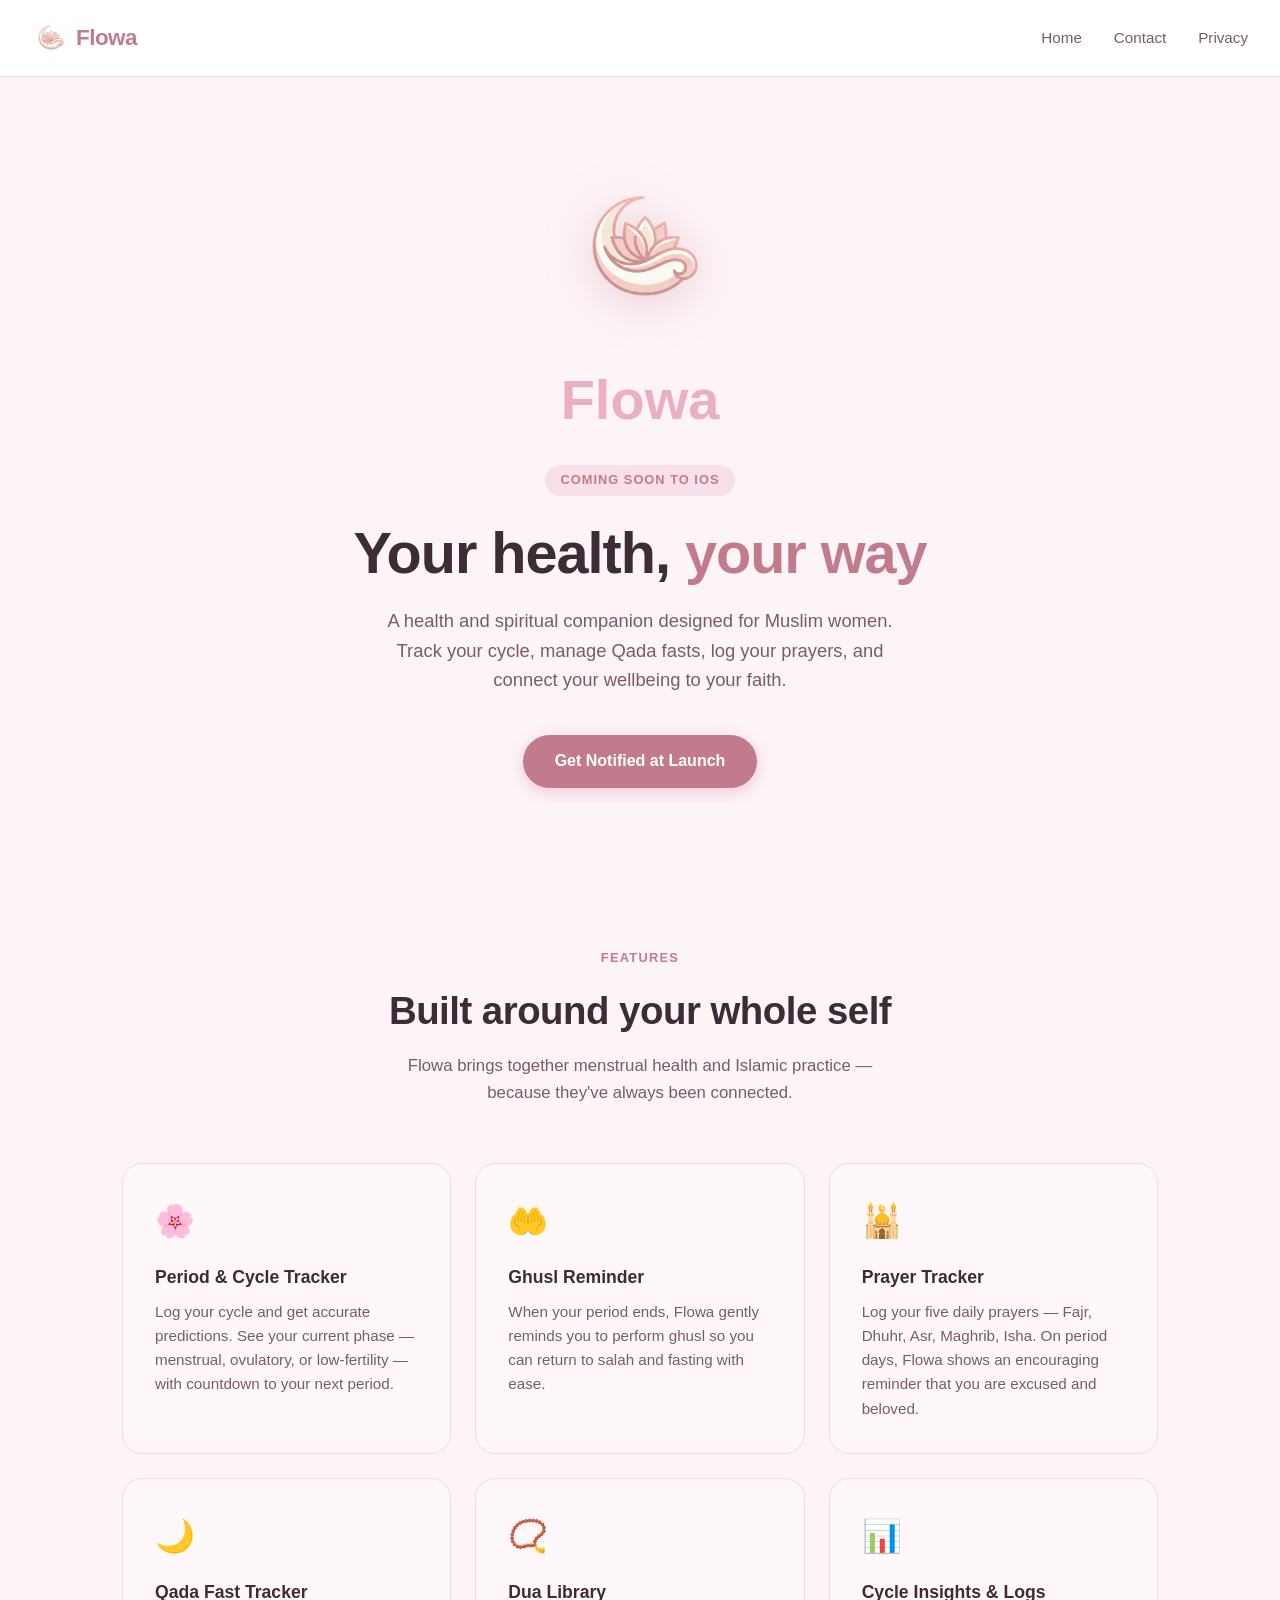
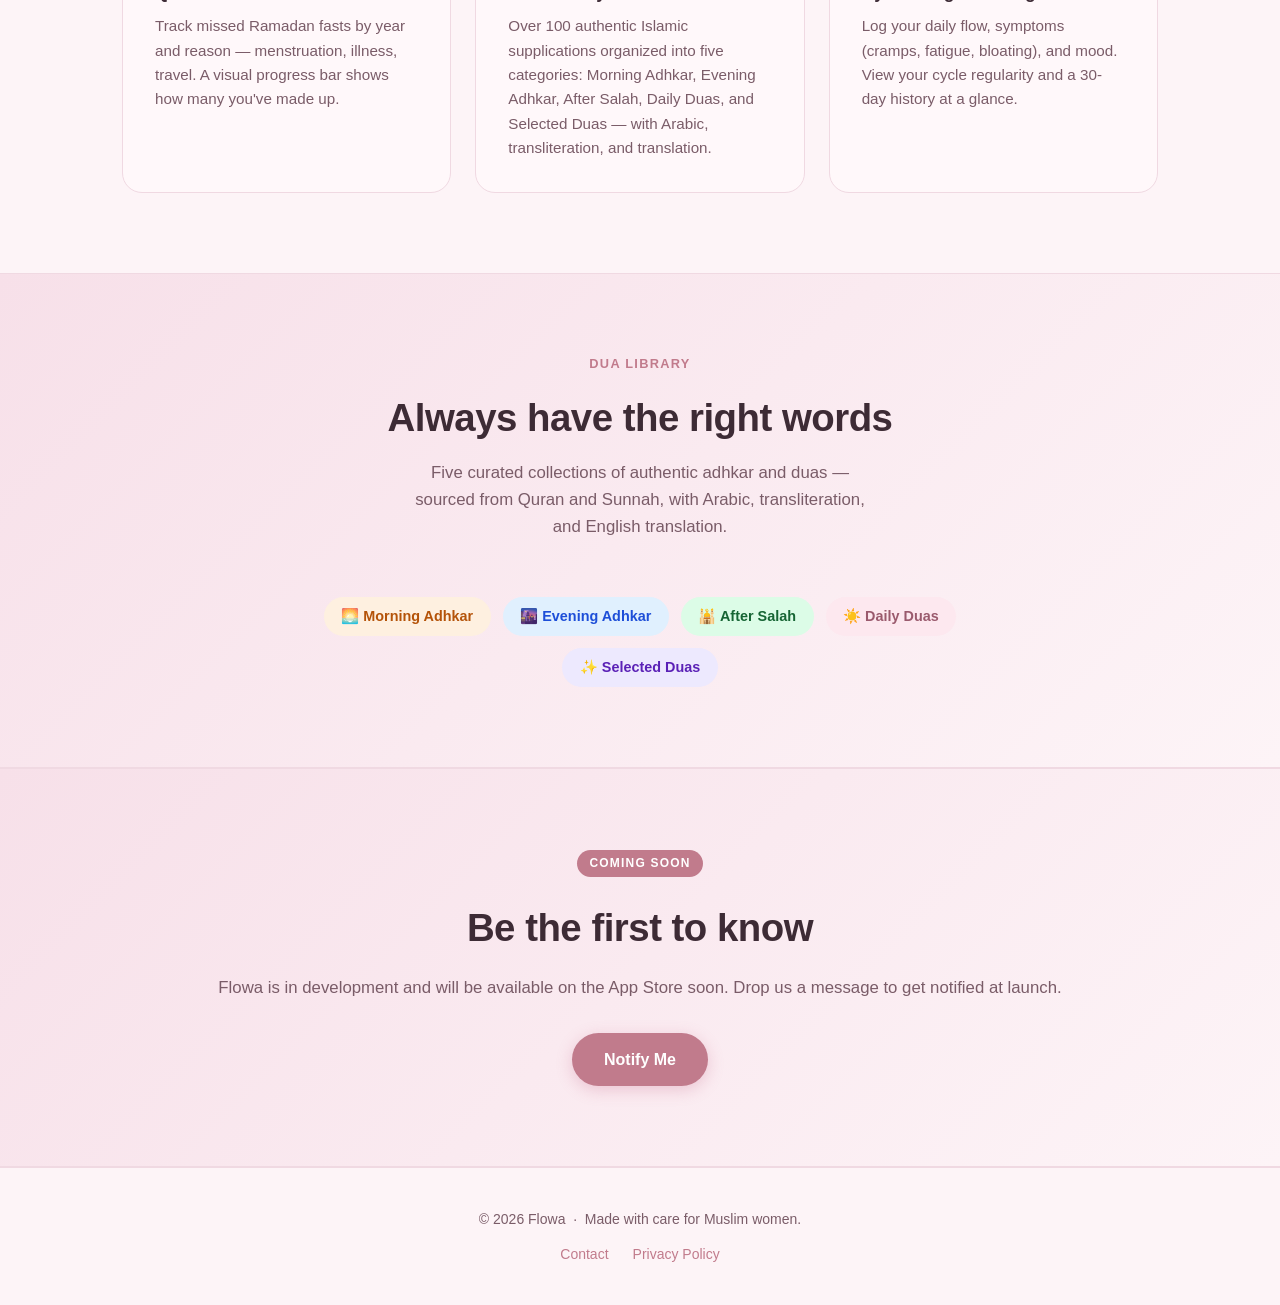
<file: index.html>
<!DOCTYPE html>
<html lang="en">
<head>
  <meta charset="UTF-8" />
  <meta name="viewport" content="width=device-width, initial-scale=1.0" />
  <title>Flowa — Your health, your way</title>
  <meta name="description" content="Flowa is a health and spiritual companion for Muslim women. Track your cycle, manage Qada fasts, log prayers, discover duas, and understand your body — all in one beautiful app." />
  <link rel="apple-touch-icon" sizes="180x180" href="apple-touch-icon.png" />
  <link rel="icon" type="image/png" sizes="32x32" href="favicon-32x32.png" />
  <link rel="icon" type="image/png" sizes="16x16" href="favicon-16x16.png" />
  <link rel="manifest" href="site.webmanifest" />
  <link rel="stylesheet" href="style.css" />
</head>
<body>

  <nav>
    <a class="nav-logo" href="/">
      <img src="logo-transparent.png" alt="Flowa logo" />
      Flowa
    </a>
    <ul class="nav-links">
      <li><a href="/">Home</a></li>
      <li><a href="/contact">Contact</a></li>
      <li><a href="/privacy">Privacy</a></li>
    </ul>
  </nav>

  <main>
    <section class="hero">
      <img class="hero-logo" src="logo-transparent.png" alt="Flowa" />
      <div class="hero-arabic">Flowa</div>
      <span class="hero-badge">Coming Soon to iOS</span>
      <h1>Your health, <span>your way</span></h1>
      <p>A health and spiritual companion designed for Muslim women. Track your cycle, manage Qada fasts, log your prayers, and connect your wellbeing to your faith.</p>
      <a href="/contact" class="btn btn-primary">Get Notified at Launch</a>
    </section>

    <section class="features">
      <p class="section-label">Features</p>
      <h2 class="section-title">Built around your whole self</h2>
      <p class="section-subtitle">Flowa brings together menstrual health and Islamic practice — because they've always been connected.</p>

      <div class="features-grid">
        <div class="feature-card">
          <span class="feature-icon">🌸</span>
          <h3>Period &amp; Cycle Tracker</h3>
          <p>Log your cycle and get accurate predictions. See your current phase — menstrual, ovulatory, or low-fertility — with countdown to your next period.</p>
        </div>
        <div class="feature-card">
          <span class="feature-icon">🤲</span>
          <h3>Ghusl Reminder</h3>
          <p>When your period ends, Flowa gently reminds you to perform ghusl so you can return to salah and fasting with ease.</p>
        </div>
        <div class="feature-card">
          <span class="feature-icon">🕌</span>
          <h3>Prayer Tracker</h3>
          <p>Log your five daily prayers — Fajr, Dhuhr, Asr, Maghrib, Isha. On period days, Flowa shows an encouraging reminder that you are excused and beloved.</p>
        </div>
        <div class="feature-card">
          <span class="feature-icon">🌙</span>
          <h3>Qada Fast Tracker</h3>
          <p>Track missed Ramadan fasts by year and reason — menstruation, illness, travel. A visual progress bar shows how many you've made up.</p>
        </div>
        <div class="feature-card">
          <span class="feature-icon">📿</span>
          <h3>Dua Library</h3>
          <p>Over 100 authentic Islamic supplications organized into five categories: Morning Adhkar, Evening Adhkar, After Salah, Daily Duas, and Selected Duas — with Arabic, transliteration, and translation.</p>
        </div>
        <div class="feature-card">
          <span class="feature-icon">📊</span>
          <h3>Cycle Insights &amp; Logs</h3>
          <p>Log your daily flow, symptoms (cramps, fatigue, bloating), and mood. View your cycle regularity and a 30-day history at a glance.</p>
        </div>
      </div>
    </section>

    <section class="dua-highlight">
      <div class="dua-highlight-inner">
        <p class="section-label">Dua Library</p>
        <h2 class="section-title">Always have the right words</h2>
        <p class="section-subtitle">Five curated collections of authentic adhkar and duas — sourced from Quran and Sunnah, with Arabic, transliteration, and English translation.</p>
        <div class="dua-categories">
          <div class="dua-chip dua-orange">🌅 Morning Adhkar</div>
          <div class="dua-chip dua-blue">🌆 Evening Adhkar</div>
          <div class="dua-chip dua-green">🕌 After Salah</div>
          <div class="dua-chip dua-rose">☀️ Daily Duas</div>
          <div class="dua-chip dua-purple">✨ Selected Duas</div>
        </div>
      </div>
    </section>

    <section class="cta-section">
      <span class="coming-soon-tag">Coming Soon</span>
      <h2>Be the first to know</h2>
      <p>Flowa is in development and will be available on the App Store soon. Drop us a message to get notified at launch.</p>
      <a href="/contact" class="btn btn-primary">Notify Me</a>
    </section>
  </main>

  <footer>
    <p>&copy; 2026 Flowa &nbsp;·&nbsp; Made with care for Muslim women.</p>
    <div class="footer-links">
      <a href="/contact">Contact</a>
      <a href="/privacy">Privacy Policy</a>
    </div>
  </footer>

</body>
</html>
</file>
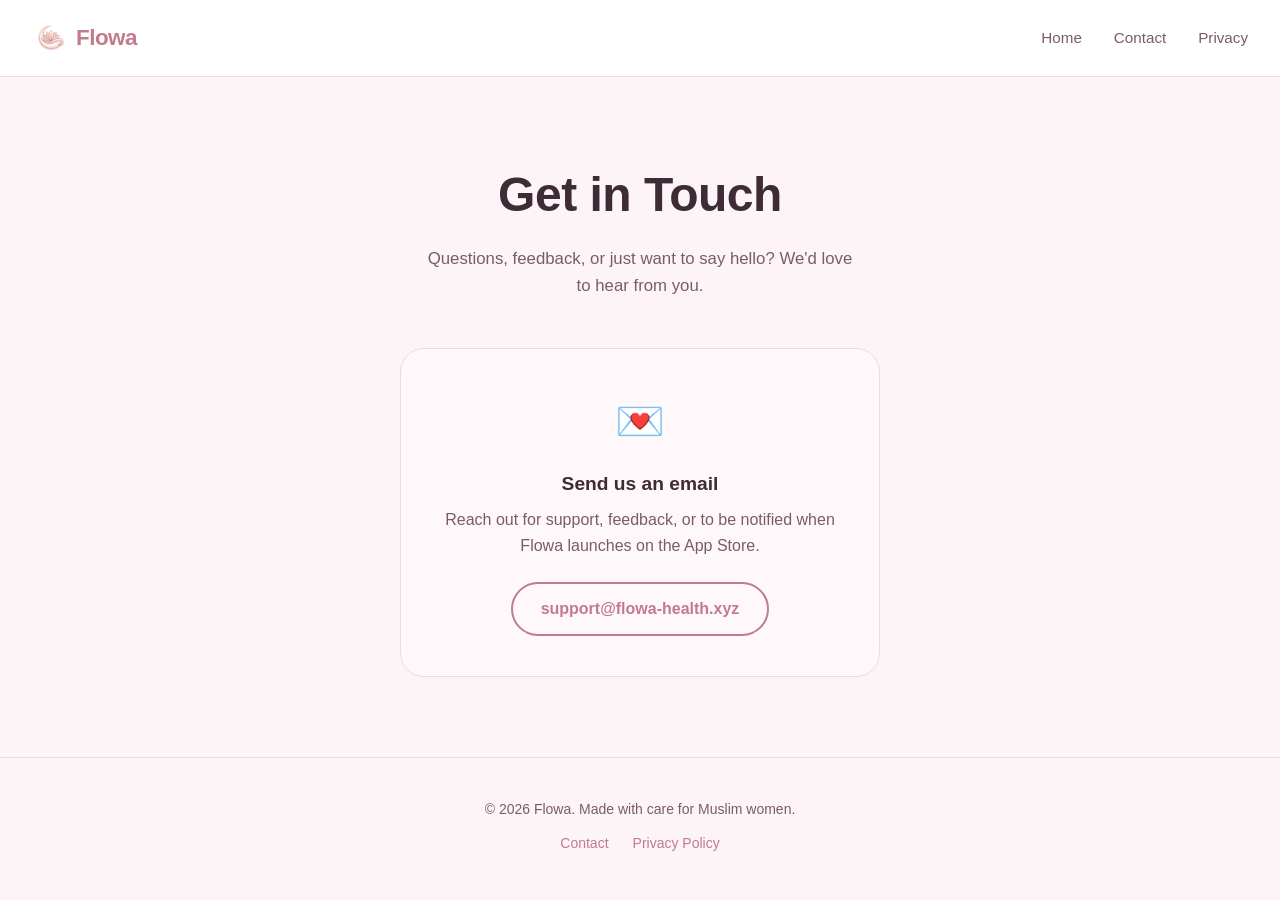
<file: contact.html>
<!DOCTYPE html>
<html lang="en">
<head>
  <meta charset="UTF-8" />
  <meta name="viewport" content="width=device-width, initial-scale=1.0" />
  <title>Contact — Flowa</title>
  <meta name="description" content="Get in touch with the Flowa team." />
  <link rel="apple-touch-icon" sizes="180x180" href="apple-touch-icon.png" />
  <link rel="icon" type="image/png" sizes="32x32" href="favicon-32x32.png" />
  <link rel="icon" type="image/png" sizes="16x16" href="favicon-16x16.png" />
  <link rel="manifest" href="site.webmanifest" />
  <link rel="stylesheet" href="style.css" />
</head>
<body>

  <nav>
    <a class="nav-logo" href="/">
      <img src="logo-transparent.png" alt="Flowa logo" />
      Flowa
    </a>
    <ul class="nav-links">
      <li><a href="/">Home</a></li>
      <li><a href="/contact">Contact</a></li>
      <li><a href="/privacy">Privacy</a></li>
    </ul>
  </nav>

  <main>
    <section class="page-hero">
      <h1>Get in Touch</h1>
      <p>Questions, feedback, or just want to say hello? We'd love to hear from you.</p>
    </section>

    <div class="contact-card">
      <span class="feature-icon">💌</span>
      <h3>Send us an email</h3>
      <p>Reach out for support, feedback, or to be notified when Flowa launches on the App Store.</p>
      <a href="mailto:support@flowa-health.xyz" class="email-link">support@flowa-health.xyz</a>
    </div>
  </main>

  <footer>
    <p>&copy; 2026 Flowa. Made with care for Muslim women.</p>
    <div class="footer-links">
      <a href="/contact">Contact</a>
      <a href="/privacy">Privacy Policy</a>
    </div>
  </footer>

</body>
</html>
</file>
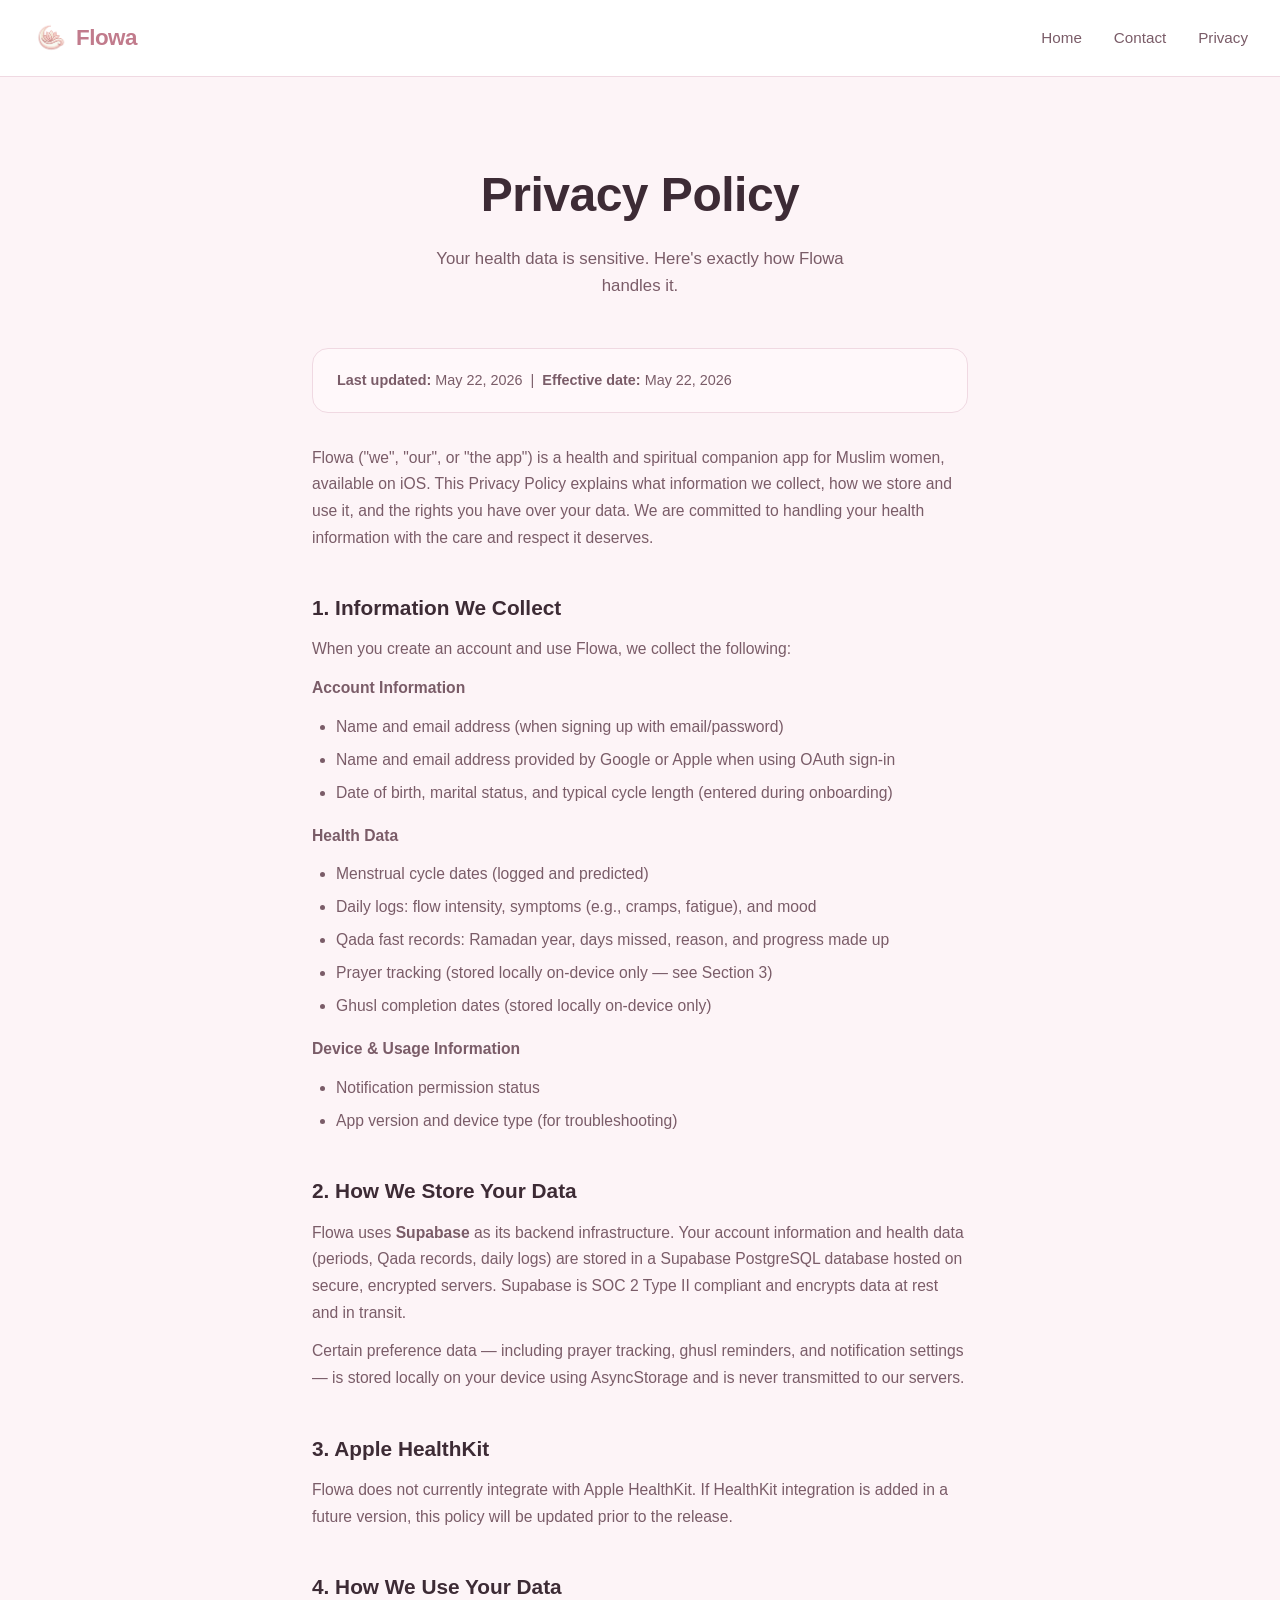
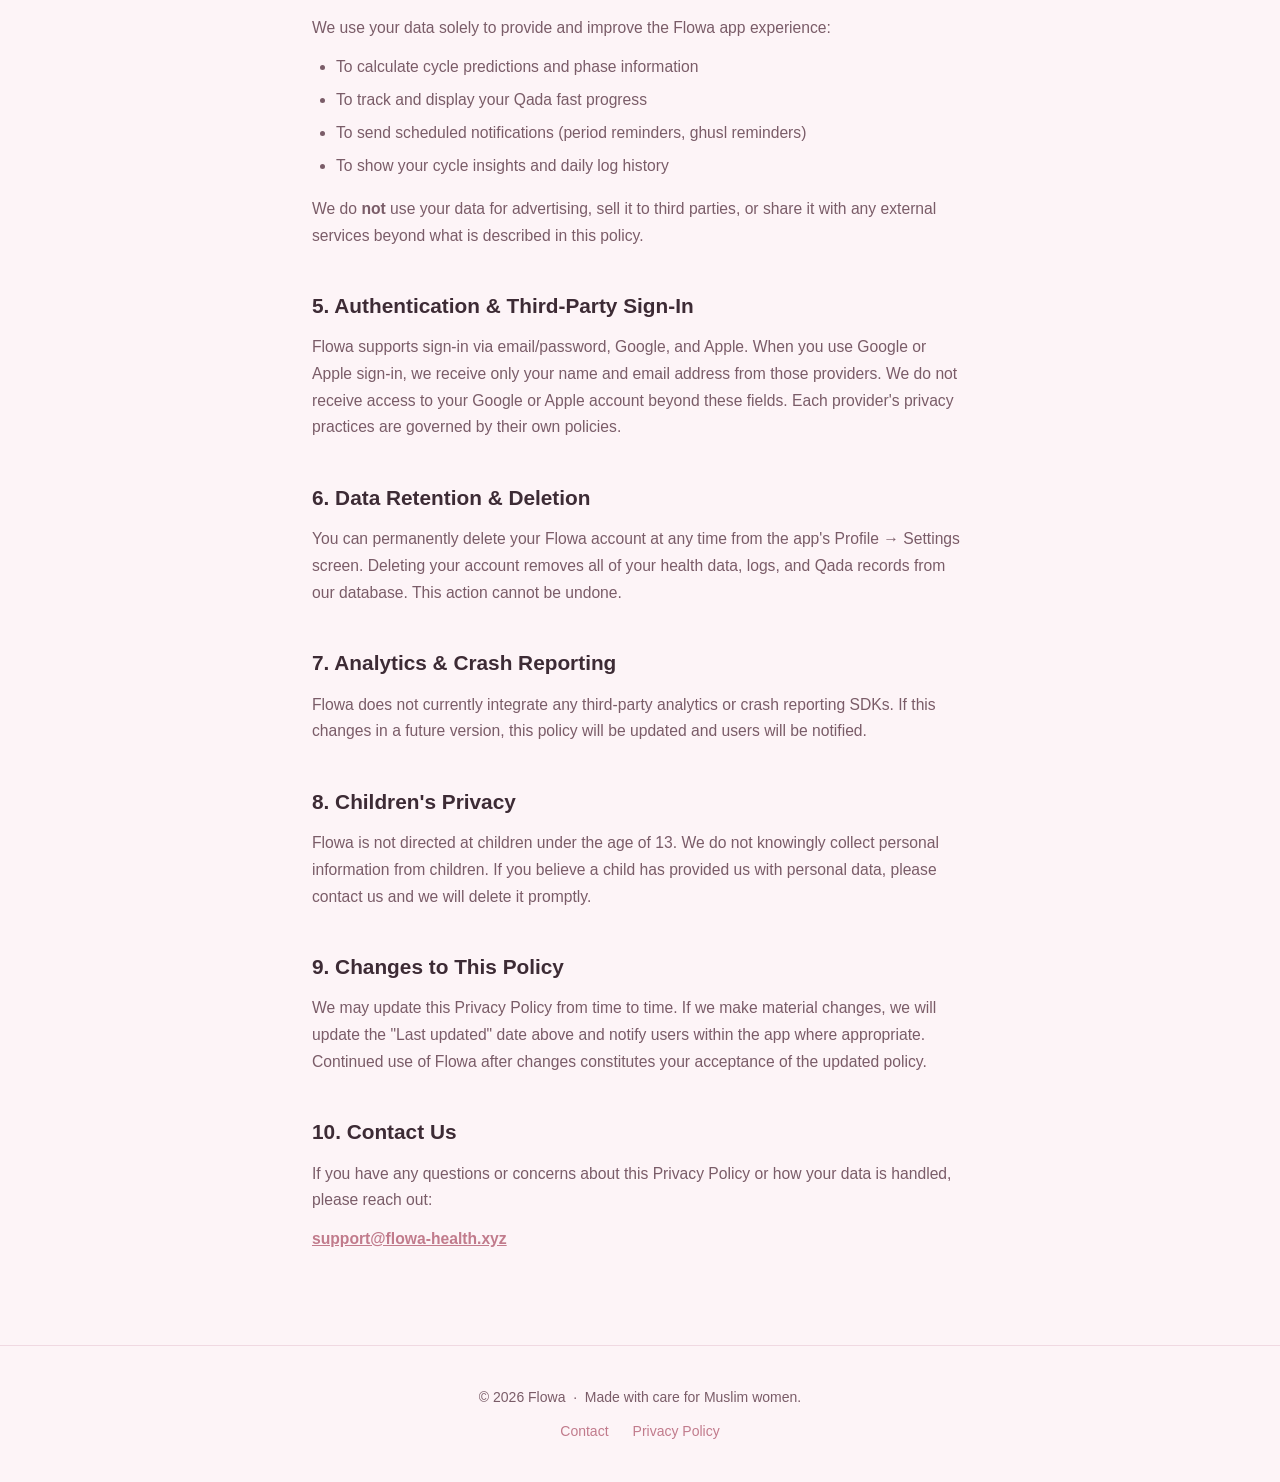
<file: privacy.html>
<!DOCTYPE html>
<html lang="en">
<head>
  <meta charset="UTF-8" />
  <meta name="viewport" content="width=device-width, initial-scale=1.0" />
  <title>Privacy Policy — Flowa</title>
  <meta name="description" content="Flowa's privacy policy. Learn how your health data is stored, protected, and never sold." />
  <link rel="apple-touch-icon" sizes="180x180" href="apple-touch-icon.png" />
  <link rel="icon" type="image/png" sizes="32x32" href="favicon-32x32.png" />
  <link rel="icon" type="image/png" sizes="16x16" href="favicon-16x16.png" />
  <link rel="manifest" href="site.webmanifest" />
  <link rel="stylesheet" href="style.css" />
</head>
<body>

  <nav>
    <a class="nav-logo" href="/">
      <img src="logo-transparent.png" alt="Flowa logo" />
      Flowa
    </a>
    <ul class="nav-links">
      <li><a href="/">Home</a></li>
      <li><a href="/contact">Contact</a></li>
      <li><a href="/privacy">Privacy</a></li>
    </ul>
  </nav>

  <main>
    <section class="page-hero">
      <h1>Privacy Policy</h1>
      <p>Your health data is sensitive. Here's exactly how Flowa handles it.</p>
    </section>

    <div class="privacy-content">
      <div class="privacy-meta">
        <strong>Last updated:</strong> May 22, 2026 &nbsp;|&nbsp; <strong>Effective date:</strong> May 22, 2026
      </div>

      <p>Flowa ("we", "our", or "the app") is a health and spiritual companion app for Muslim women, available on iOS. This Privacy Policy explains what information we collect, how we store and use it, and the rights you have over your data. We are committed to handling your health information with the care and respect it deserves.</p>

      <h2>1. Information We Collect</h2>
      <p>When you create an account and use Flowa, we collect the following:</p>

      <p><strong>Account Information</strong></p>
      <ul>
        <li>Name and email address (when signing up with email/password)</li>
        <li>Name and email address provided by Google or Apple when using OAuth sign-in</li>
        <li>Date of birth, marital status, and typical cycle length (entered during onboarding)</li>
      </ul>

      <p><strong>Health Data</strong></p>
      <ul>
        <li>Menstrual cycle dates (logged and predicted)</li>
        <li>Daily logs: flow intensity, symptoms (e.g., cramps, fatigue), and mood</li>
        <li>Qada fast records: Ramadan year, days missed, reason, and progress made up</li>
        <li>Prayer tracking (stored locally on-device only — see Section 3)</li>
        <li>Ghusl completion dates (stored locally on-device only)</li>
      </ul>

      <p><strong>Device &amp; Usage Information</strong></p>
      <ul>
        <li>Notification permission status</li>
        <li>App version and device type (for troubleshooting)</li>
      </ul>

      <h2>2. How We Store Your Data</h2>
      <p>Flowa uses <strong>Supabase</strong> as its backend infrastructure. Your account information and health data (periods, Qada records, daily logs) are stored in a Supabase PostgreSQL database hosted on secure, encrypted servers. Supabase is SOC 2 Type II compliant and encrypts data at rest and in transit.</p>
      <p>Certain preference data — including prayer tracking, ghusl reminders, and notification settings — is stored locally on your device using AsyncStorage and is never transmitted to our servers.</p>

      <h2>3. Apple HealthKit</h2>
      <p>Flowa does not currently integrate with Apple HealthKit. If HealthKit integration is added in a future version, this policy will be updated prior to the release.</p>

      <h2>4. How We Use Your Data</h2>
      <p>We use your data solely to provide and improve the Flowa app experience:</p>
      <ul>
        <li>To calculate cycle predictions and phase information</li>
        <li>To track and display your Qada fast progress</li>
        <li>To send scheduled notifications (period reminders, ghusl reminders)</li>
        <li>To show your cycle insights and daily log history</li>
      </ul>
      <p>We do <strong>not</strong> use your data for advertising, sell it to third parties, or share it with any external services beyond what is described in this policy.</p>

      <h2>5. Authentication &amp; Third-Party Sign-In</h2>
      <p>Flowa supports sign-in via email/password, Google, and Apple. When you use Google or Apple sign-in, we receive only your name and email address from those providers. We do not receive access to your Google or Apple account beyond these fields. Each provider's privacy practices are governed by their own policies.</p>

      <h2>6. Data Retention &amp; Deletion</h2>
      <p>You can permanently delete your Flowa account at any time from the app's Profile &rarr; Settings screen. Deleting your account removes all of your health data, logs, and Qada records from our database. This action cannot be undone.</p>

      <h2>7. Analytics &amp; Crash Reporting</h2>
      <p>Flowa does not currently integrate any third-party analytics or crash reporting SDKs. If this changes in a future version, this policy will be updated and users will be notified.</p>

      <h2>8. Children's Privacy</h2>
      <p>Flowa is not directed at children under the age of 13. We do not knowingly collect personal information from children. If you believe a child has provided us with personal data, please contact us and we will delete it promptly.</p>

      <h2>9. Changes to This Policy</h2>
      <p>We may update this Privacy Policy from time to time. If we make material changes, we will update the "Last updated" date above and notify users within the app where appropriate. Continued use of Flowa after changes constitutes your acceptance of the updated policy.</p>

      <h2>10. Contact Us</h2>
      <p>If you have any questions or concerns about this Privacy Policy or how your data is handled, please reach out:</p>
      <p><a href="mailto:support@flowa-health.xyz" style="color: var(--accent); font-weight: 600;">support@flowa-health.xyz</a></p>
    </div>
  </main>

  <footer>
    <p>&copy; 2026 Flowa &nbsp;·&nbsp; Made with care for Muslim women.</p>
    <div class="footer-links">
      <a href="/contact">Contact</a>
      <a href="/privacy">Privacy Policy</a>
    </div>
  </footer>

</body>
</html>
</file>
<file: style.css>
*, *::before, *::after { box-sizing: border-box; margin: 0; padding: 0; }

:root {
  --bg: #FDF4F7;
  --accent: #C17B8C;
  --accent-light: #E8A4B8;
  --accent-dark: #9A5A6D;
  --text: #3D2B35;
  --text-muted: #7A5C68;
  --white: #FFFFFF;
  --card-bg: #FFF8FA;
  --border: #F0D9E2;
}

body {
  font-family: -apple-system, BlinkMacSystemFont, 'Segoe UI', Roboto, sans-serif;
  background: var(--bg);
  color: var(--text);
  line-height: 1.6;
}

/* NAV */
nav {
  display: flex;
  align-items: center;
  justify-content: space-between;
  padding: 1.25rem 2rem;
  background: var(--white);
  border-bottom: 1px solid var(--border);
  position: sticky;
  top: 0;
  z-index: 100;
}

.nav-logo {
  display: flex;
  align-items: center;
  gap: 0.5rem;
  font-size: 1.4rem;
  font-weight: 700;
  color: var(--accent);
  text-decoration: none;
  letter-spacing: -0.5px;
}

.nav-logo img {
  height: 36px;
  width: 36px;
  object-fit: contain;
}

.nav-links {
  display: flex;
  gap: 2rem;
  list-style: none;
}

.nav-links a {
  text-decoration: none;
  color: var(--text-muted);
  font-size: 0.95rem;
  font-weight: 500;
  transition: color 0.2s;
}

.nav-links a:hover { color: var(--accent); }

/* HERO */
.hero {
  text-align: center;
  padding: 6rem 2rem 5rem;
  max-width: 680px;
  margin: 0 auto;
}

.hero-logo {
  display: block;
  width: 150px;
  height: 150px;
  object-fit: contain;
  margin: 0 auto 2rem;
  filter: drop-shadow(0 6px 24px rgba(193, 123, 140, 0.3));
}

.hero-arabic {
  font-size: 3.5rem;
  font-weight: 700;
  color: #EAB0C0;
  margin-bottom: 1.25rem;
}

.hero-badge {
  display: inline-block;
  background: #F7E0E9;
  color: var(--accent);
  font-size: 0.8rem;
  font-weight: 600;
  letter-spacing: 0.08em;
  text-transform: uppercase;
  padding: 0.35rem 1rem;
  border-radius: 999px;
  margin-bottom: 1.5rem;
}

.hero h1 {
  font-size: clamp(2.4rem, 5vw, 3.6rem);
  font-weight: 800;
  line-height: 1.15;
  letter-spacing: -1px;
  color: var(--text);
  margin-bottom: 1.25rem;
}

.hero h1 span { color: var(--accent); }

.hero p {
  font-size: 1.15rem;
  color: var(--text-muted);
  max-width: 520px;
  margin: 0 auto 2.5rem;
}

.btn {
  display: inline-flex;
  align-items: center;
  gap: 0.5rem;
  padding: 0.85rem 2rem;
  border-radius: 999px;
  font-size: 1rem;
  font-weight: 600;
  text-decoration: none;
  transition: all 0.2s;
  cursor: pointer;
  border: none;
}

.btn-primary {
  background: var(--accent);
  color: var(--white);
  box-shadow: 0 4px 16px rgba(201, 107, 138, 0.3);
}

.btn-primary:hover {
  background: var(--accent-dark);
  box-shadow: 0 6px 20px rgba(201, 107, 138, 0.4);
  transform: translateY(-1px);
}

.btn-secondary {
  background: transparent;
  color: var(--accent);
  border: 2px solid var(--accent);
}

.btn-secondary:hover {
  background: #F7E0E9;
}

/* FEATURES */
.features {
  padding: 5rem 2rem;
  max-width: 1100px;
  margin: 0 auto;
}

.section-label {
  text-align: center;
  font-size: 0.8rem;
  font-weight: 600;
  letter-spacing: 0.1em;
  text-transform: uppercase;
  color: var(--accent);
  margin-bottom: 0.75rem;
}

.section-title {
  text-align: center;
  font-size: clamp(1.8rem, 3vw, 2.4rem);
  font-weight: 800;
  letter-spacing: -0.5px;
  margin-bottom: 0.75rem;
}

.section-subtitle {
  text-align: center;
  color: var(--text-muted);
  font-size: 1.05rem;
  max-width: 480px;
  margin: 0 auto 3.5rem;
}

.features-grid {
  display: grid;
  grid-template-columns: repeat(auto-fit, minmax(280px, 1fr));
  gap: 1.5rem;
}

.feature-card {
  background: var(--card-bg);
  border: 1px solid var(--border);
  border-radius: 1.25rem;
  padding: 2rem;
  transition: transform 0.2s, box-shadow 0.2s;
}

.feature-card:hover {
  transform: translateY(-3px);
  box-shadow: 0 8px 32px rgba(201, 107, 138, 0.1);
}

.feature-icon {
  font-size: 2rem;
  margin-bottom: 1rem;
  display: block;
}

.feature-card h3 {
  font-size: 1.1rem;
  font-weight: 700;
  margin-bottom: 0.5rem;
  color: var(--text);
}

.feature-card p {
  color: var(--text-muted);
  font-size: 0.95rem;
  line-height: 1.6;
}

/* CTA SECTION */
.cta-section {
  text-align: center;
  padding: 5rem 2rem;
  background: linear-gradient(135deg, #F7E0E9 0%, #FDF4F7 100%);
  border-top: 1px solid var(--border);
  border-bottom: 1px solid var(--border);
}

.cta-section h2 {
  font-size: clamp(1.8rem, 3vw, 2.4rem);
  font-weight: 800;
  letter-spacing: -0.5px;
  margin-bottom: 1rem;
}

.cta-section p {
  color: var(--text-muted);
  font-size: 1.05rem;
  margin-bottom: 2rem;
}

.coming-soon-tag {
  display: inline-block;
  background: var(--accent);
  color: white;
  font-size: 0.75rem;
  font-weight: 700;
  letter-spacing: 0.1em;
  text-transform: uppercase;
  padding: 0.25rem 0.75rem;
  border-radius: 999px;
  margin-bottom: 1.25rem;
}

/* DUA HIGHLIGHT */
.dua-highlight {
  padding: 5rem 2rem;
  background: linear-gradient(135deg, #F7E0E9 0%, #FDF4F7 100%);
  border-top: 1px solid var(--border);
  border-bottom: 1px solid var(--border);
}

.dua-highlight-inner {
  max-width: 680px;
  margin: 0 auto;
  text-align: center;
}

.dua-categories {
  display: flex;
  flex-wrap: wrap;
  justify-content: center;
  gap: 0.75rem;
  margin-top: 2rem;
}

.dua-chip {
  padding: 0.5rem 1.1rem;
  border-radius: 999px;
  font-size: 0.9rem;
  font-weight: 600;
}

.dua-orange { background: #FEF0E0; color: #B45309; }
.dua-blue   { background: #E0F0FE; color: #1D4ED8; }
.dua-green  { background: #DCFCE7; color: #166534; }
.dua-rose   { background: #FDE8EF; color: #9A5A6D; }
.dua-purple { background: #EDE9FE; color: #5B21B6; }

/* CONTACT PAGE */
.page-hero {
  text-align: center;
  padding: 5rem 2rem 3rem;
}

.page-hero h1 {
  font-size: clamp(2rem, 4vw, 3rem);
  font-weight: 800;
  letter-spacing: -0.5px;
  margin-bottom: 0.75rem;
}

.page-hero p {
  color: var(--text-muted);
  font-size: 1.05rem;
  max-width: 440px;
  margin: 0 auto;
}

.contact-card {
  max-width: 480px;
  margin: 0 auto 5rem;
  background: var(--card-bg);
  border: 1px solid var(--border);
  border-radius: 1.5rem;
  padding: 2.5rem;
  text-align: center;
}

.contact-card .feature-icon { font-size: 2.5rem; }

.contact-card h3 {
  font-size: 1.2rem;
  font-weight: 700;
  margin-bottom: 0.5rem;
}

.contact-card p {
  color: var(--text-muted);
  margin-bottom: 1.5rem;
}

.contact-card a.email-link {
  display: inline-block;
  font-size: 1rem;
  font-weight: 600;
  color: var(--accent);
  text-decoration: none;
  padding: 0.75rem 1.75rem;
  border: 2px solid var(--accent);
  border-radius: 999px;
  transition: all 0.2s;
}

.contact-card a.email-link:hover {
  background: var(--accent);
  color: white;
}

/* PRIVACY PAGE */
.privacy-content {
  max-width: 720px;
  margin: 0 auto;
  padding: 0 2rem 5rem;
}

.privacy-content h2 {
  font-size: 1.3rem;
  font-weight: 700;
  margin: 2.5rem 0 0.75rem;
  color: var(--text);
}

.privacy-content p, .privacy-content li {
  color: var(--text-muted);
  font-size: 0.98rem;
  margin-bottom: 0.75rem;
  line-height: 1.7;
}

.privacy-content ul {
  padding-left: 1.5rem;
  margin-bottom: 1rem;
}

.privacy-content ul li { margin-bottom: 0.4rem; }

.privacy-meta {
  background: var(--card-bg);
  border: 1px solid var(--border);
  border-radius: 1rem;
  padding: 1.25rem 1.5rem;
  margin-bottom: 2rem;
  font-size: 0.9rem;
  color: var(--text-muted);
}

/* FOOTER */
footer {
  padding: 2.5rem 2rem;
  text-align: center;
  border-top: 1px solid var(--border);
  color: var(--text-muted);
  font-size: 0.875rem;
}

footer a {
  color: var(--accent);
  text-decoration: none;
}

footer a:hover { text-decoration: underline; }

.footer-links {
  display: flex;
  justify-content: center;
  gap: 1.5rem;
  margin-top: 0.75rem;
}

/* RESPONSIVE */
@media (max-width: 600px) {
  nav { padding: 1rem 1.25rem; }
  .nav-links { gap: 1.25rem; }
  .hero { padding: 4rem 1.25rem 3.5rem; }
  .features { padding: 3.5rem 1.25rem; }
}
</file>
